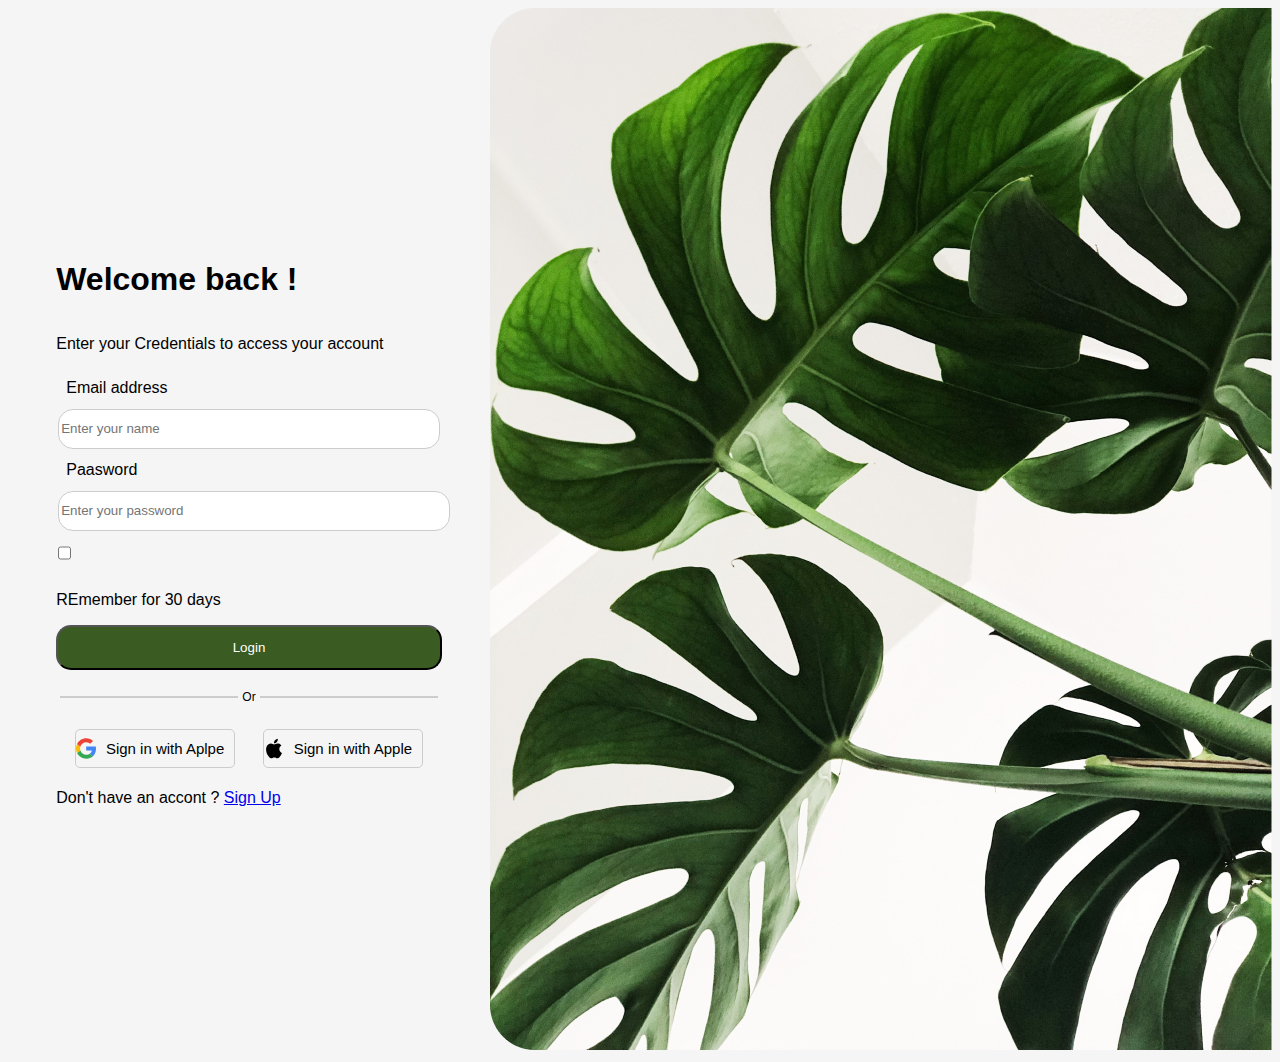
<file: index.html>
<!DOCTYPE html>
<html lang="fr">

<head>
    <meta charset="UTF-8">
    <meta name="viewport" content="width=device-width, initial-scale=1.0">
    <title>log In </title>
    <link rel="stylesheet" href="style.css">
</head>

<body>

    <div class="container">
        <section class="input">
            <div class="contents">
                <h1>Welcome back !</h1>
                <p>Enter your Credentials to access your account</p>
                <form action="" class="form">
                    <div class="input1">
                        <label>Email address</label>
                        <input type="email" name="" placeholder="Enter your name" required>
                    </div>

                    <div class="input1">
                        <a href="" alt="lien"></a>
                        <label>Paasword</label>
                        <input type="password" name="" placeholder="Enter your password" required>
                    </div>
                    <div class="input2">
                        <input type="checkbox">
                        <p id="ep"> REmember for 30 days</p>
                    </div>
                    <div class="bt">
                        <button>Login</button>
                    </div>
                </form>
                <div class="ligne">Or</div>
                <div class="botton">
                    <div class="logo"><img src="image/google.svg" alt="" class="img_a"> <a href="">Sign in with
                            Aplpe</a></div>
                    <div class="logo"><img src="image/apple.svg" alt="" class="img_a"><a href="">Sign in with Apple</a>
                    </div>
                </div>
                <p>Don't have an accont ? <a href="Sign_up.html">Sign Up</a></p>

            </div>

        </section>
        <section class="img_p">
            <img src="image/auth-img.png" alt="">
        </section>

    </div>



</body>

</html>
</file>
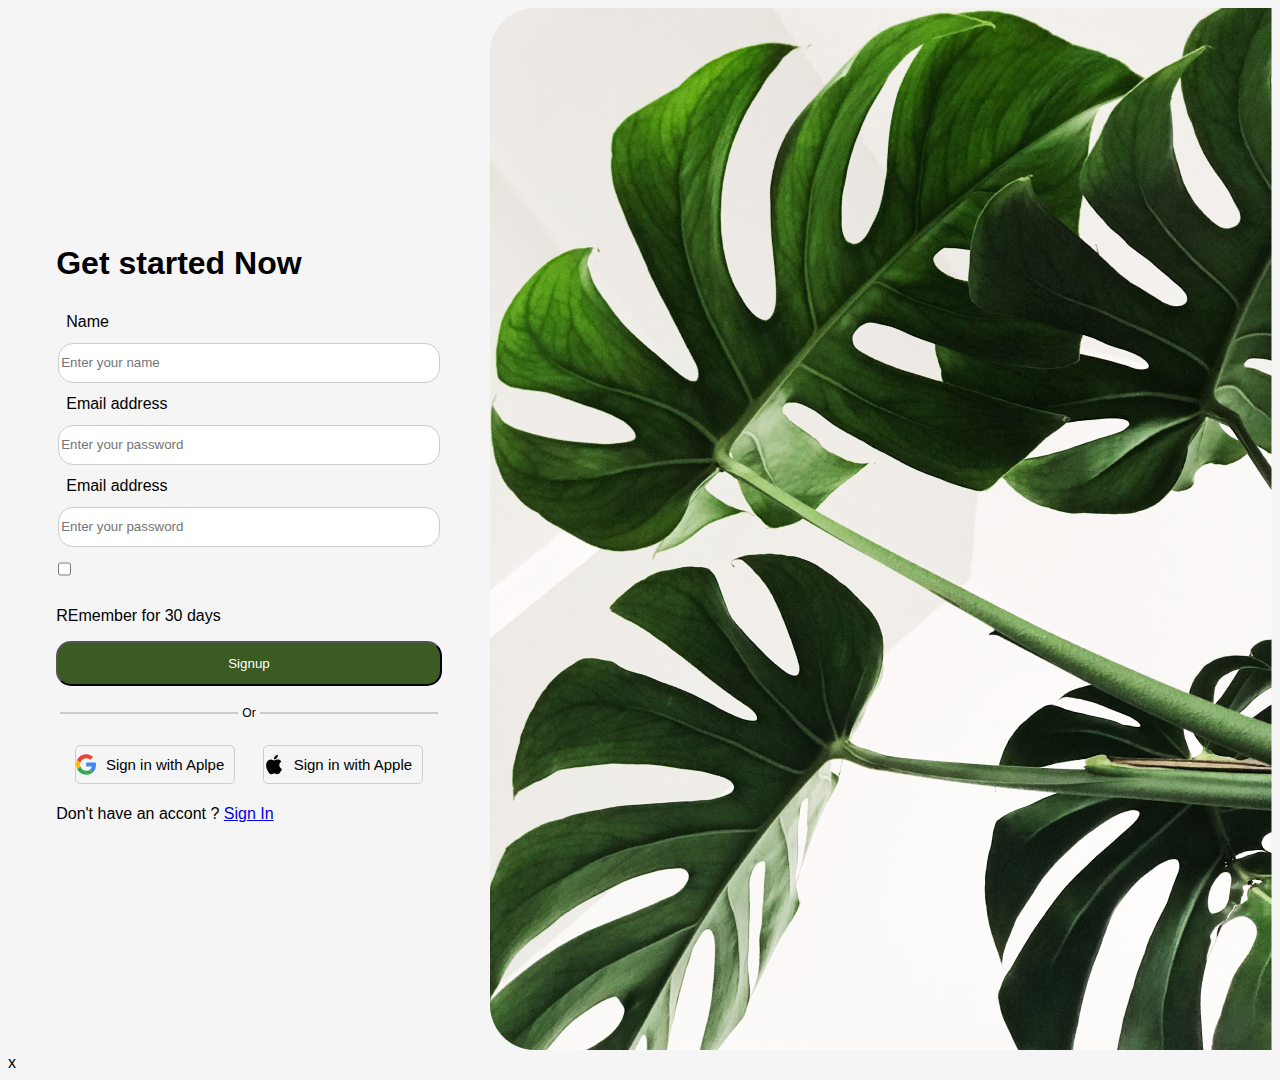
<file: sign-up.html>
<!DOCTYPE html>
<html lang="fr">

<head>
    <meta charset="UTF-8">
    <meta name="viewport" content="width=device-width, initial-scale=1.0">
    <title>Sign up</title>
    <link rel="stylesheet" href="style.css">
</head>

<body>
    <div class="container">
        <section class="input">
            <div class="contents">
                <h1>Get started Now</h1>

                <form action="" class="form">
                    <div class="input1">
                        <label>Name</label>
                        <input type="text" name="" placeholder="Enter your name" required>
                    </div>

                    <div class="input1">
                        <a href="" alt="lien"></a>
                        <label>Email address</label>
                        <input type="email" name="" placeholder="Enter your password" required>
                    </div>

                    <div class="input1">
                        <a href="" alt="lien"></a>
                        <label>Email address</label>
                        <input type="email" name="" placeholder="Enter your password" required>
                    </div>
                    <div class="input2">
                        <input type="checkbox">
                        <p id="ep"> REmember for 30 days</p>
                    </div>
                    <div class="bt">
                        <button>Signup</button>
                    </div>
                </form>
                <div class="ligne">Or</div>
                <div class="botton">
                    <div class="logo"><img src="image/google.svg" alt="" class="img_a"> <a href="">Sign in with
                            Aplpe</a></div>
                    <div class="logo"><img src="image/apple.svg" alt="" class="img_a"><a href="">Sign in with Apple</a>
                    </div>
                </div>
                <p>Don't have an accont ? <a href="index.html">Sign In</a></p>
            </div>
        </section>
        <section class="img_p">
            <img src="image/auth-img.png" alt="">
        </section>

    </div>

    x
</body>

</html>
</file>
<file: style.css>
body {

    font-family: Arial, sans-serif;
    background-color: #f5f5f5;
}

.container {
    display: flex;
    justify-content: center;
    align-items: center;

}

.bt button {
    display: flex;
    justify-content: center;
    padding: 13px;
    width: 100%;
    border-radius: 15px;
    background-color: #3A5B22;
    color: #ffffff;

}

.input[Ttyoe="text"],
input[type="password"] {
    display: flex;
    align-items: center;

    justify-content: center;

    flex-direction: column;

    align-content: center;
    width: 100%;

}

.input {
    width: 50%;
    display: flex;
    justify-content: center;
    align-items: center;
    flex-direction: column;

}

label,
input {
    margin: 10px;
}

input {
    border-radius: 15px;
    height: 4vh;
    border: 1px solid #ccc;
    margin: 2px;
    color: #ccc;
}

.ep {
    font-size: 10px;
}

.contents {
    width: 80%;
    display: flex;
    flex-direction: column;
}

.botton {
    display: flex;
    justify-content: space-around;
    align-items: center;

}

.logo {
    display: flex;
    border: 1px solid #ccc;
    border-radius: 5px;
    justify-content: space-between;


}

.logo a {
    font-size: 15px;
    text-decoration: none;
    color: black;
    padding: 10px;
}



.botton {
    margin: 5px;
}


.input1 {
    width: 100%;
    display: flex;
    flex-direction: column;
}



.ligne {
    display: flex;
    font-size: 12px;
    align-items: center;
    max-width: 100%;
    margin: 20px 0px 20px 0px;

}


.ligne::before,
.ligne::after {
    flex: 1;
    content: "";
    padding: 1px;
    background-color: #ccc;
    margin: 4px;
}


.img_g {
    width: 20px;
}

.img_a {
    width: 20px;
}


/* div {
    width: -100%;
} */
</file>
